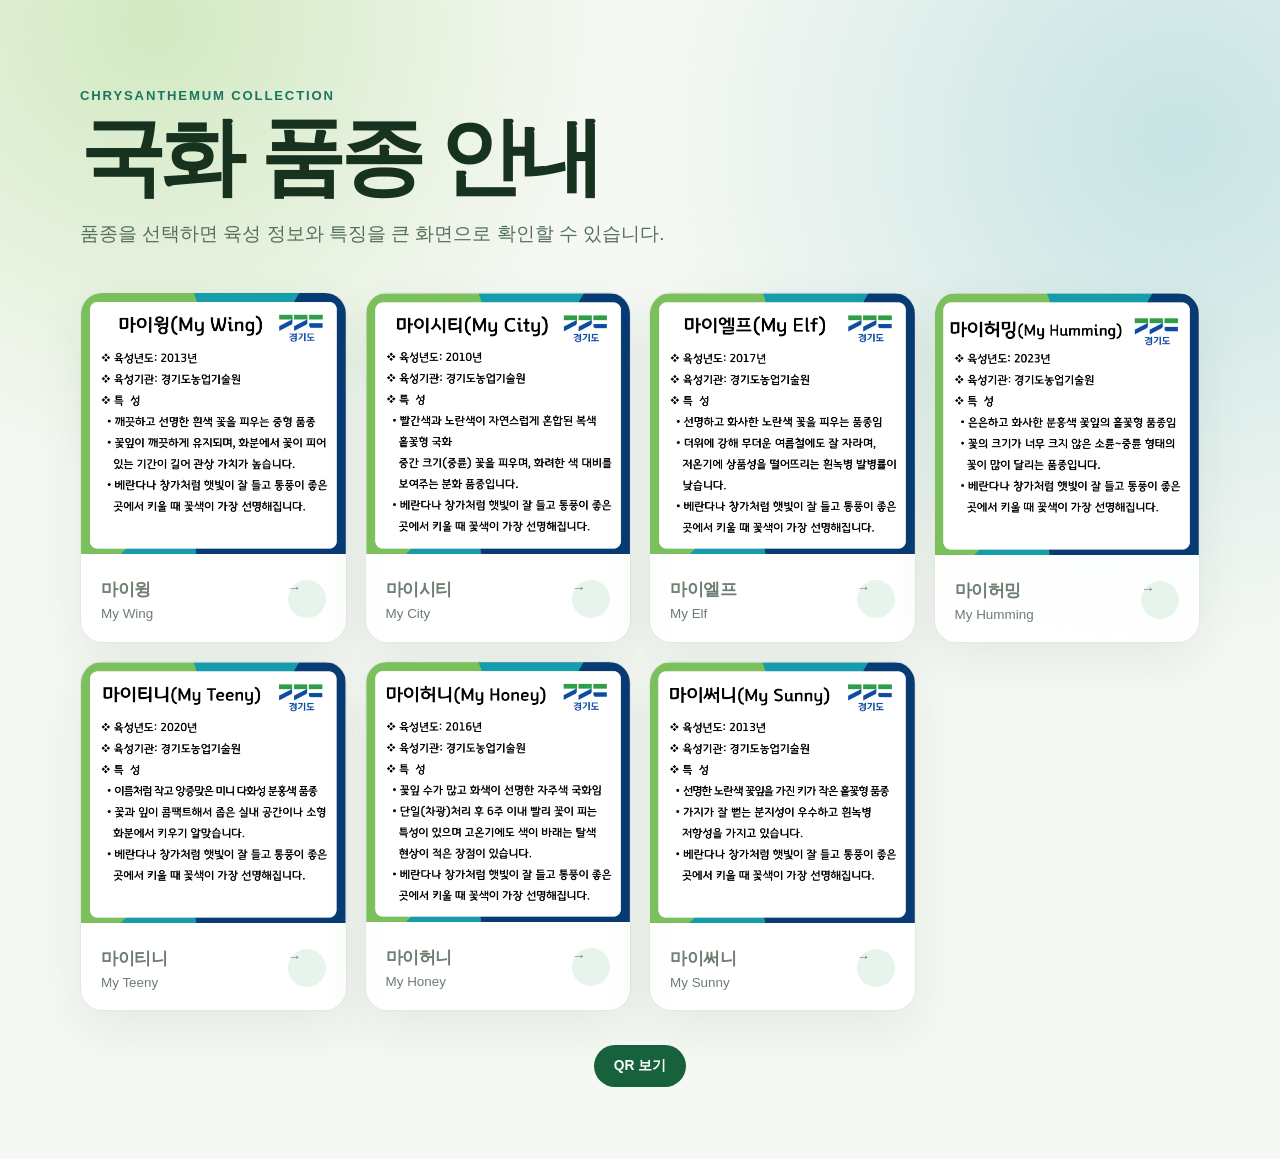
<file: index.html>
<!doctype html>
<html lang="ko">
  <head>
    <meta charset="utf-8">
    <meta name="viewport" content="width=device-width, initial-scale=1">
    <meta name="theme-color" content="#f5f8f3">
    <meta name="description" content="경기도농업기술원 국화 7품종 안내">
    <title>국화 품종 안내</title>
    <link rel="stylesheet" href="./style.css">
  </head>
  <body>
    <main class="catalog">
      <div class="catalog-inner">
        <p class="eyebrow">CHRYSANTHEMUM COLLECTION</p>
        <h1>국화 품종 안내</h1>
        <p class="intro">품종을 선택하면 육성 정보와 특징을 큰 화면으로 확인할 수 있습니다.</p>

        <section class="card-grid" aria-label="국화 7품종">
          <a class="card" href="./1/">
            <img src="./assets/variety-1.png" alt="마이윙 품종 안내 미리보기" width="1927" height="1895">
            <span class="card-copy"><span><strong>마이윙</strong><span>My Wing</span></span><span class="arrow" aria-hidden="true">→</span></span>
          </a>
          <a class="card" href="./2/">
            <img src="./assets/variety-2.png" alt="마이시티 품종 안내 미리보기" width="1925" height="1898" loading="lazy">
            <span class="card-copy"><span><strong>마이시티</strong><span>My City</span></span><span class="arrow" aria-hidden="true">→</span></span>
          </a>
          <a class="card" href="./3/">
            <img src="./assets/variety-3.png" alt="마이엘프 품종 안내 미리보기" width="1922" height="1898" loading="lazy">
            <span class="card-copy"><span><strong>마이엘프</strong><span>My Elf</span></span><span class="arrow" aria-hidden="true">→</span></span>
          </a>
          <a class="card" href="./4/">
            <img src="./assets/variety-4.png" alt="마이허밍 품종 안내 미리보기" width="1919" height="1898" loading="lazy">
            <span class="card-copy"><span><strong>마이허밍</strong><span>My Humming</span></span><span class="arrow" aria-hidden="true">→</span></span>
          </a>
          <a class="card" href="./5/">
            <img src="./assets/variety-5.png" alt="마이티니 품종 안내 미리보기" width="1925" height="1898" loading="lazy">
            <span class="card-copy"><span><strong>마이티니</strong><span>My Teeny</span></span><span class="arrow" aria-hidden="true">→</span></span>
          </a>
          <a class="card" href="./6/">
            <img src="./assets/variety-6.png" alt="마이허니 품종 안내 미리보기" width="1924" height="1896" loading="lazy">
            <span class="card-copy"><span><strong>마이허니</strong><span>My Honey</span></span><span class="arrow" aria-hidden="true">→</span></span>
          </a>
          <a class="card" href="./7/">
            <img src="./assets/variety-7.png" alt="마이써니 품종 안내 미리보기" width="1919" height="1898" loading="lazy">
            <span class="card-copy"><span><strong>마이써니</strong><span>My Sunny</span></span><span class="arrow" aria-hidden="true">→</span></span>
          </a>
        </section>

        <p class="catalog-footer"><a href="./qr-maker.html">QR 보기</a></p>
      </div>
    </main>
  </body>
</html>
</file>
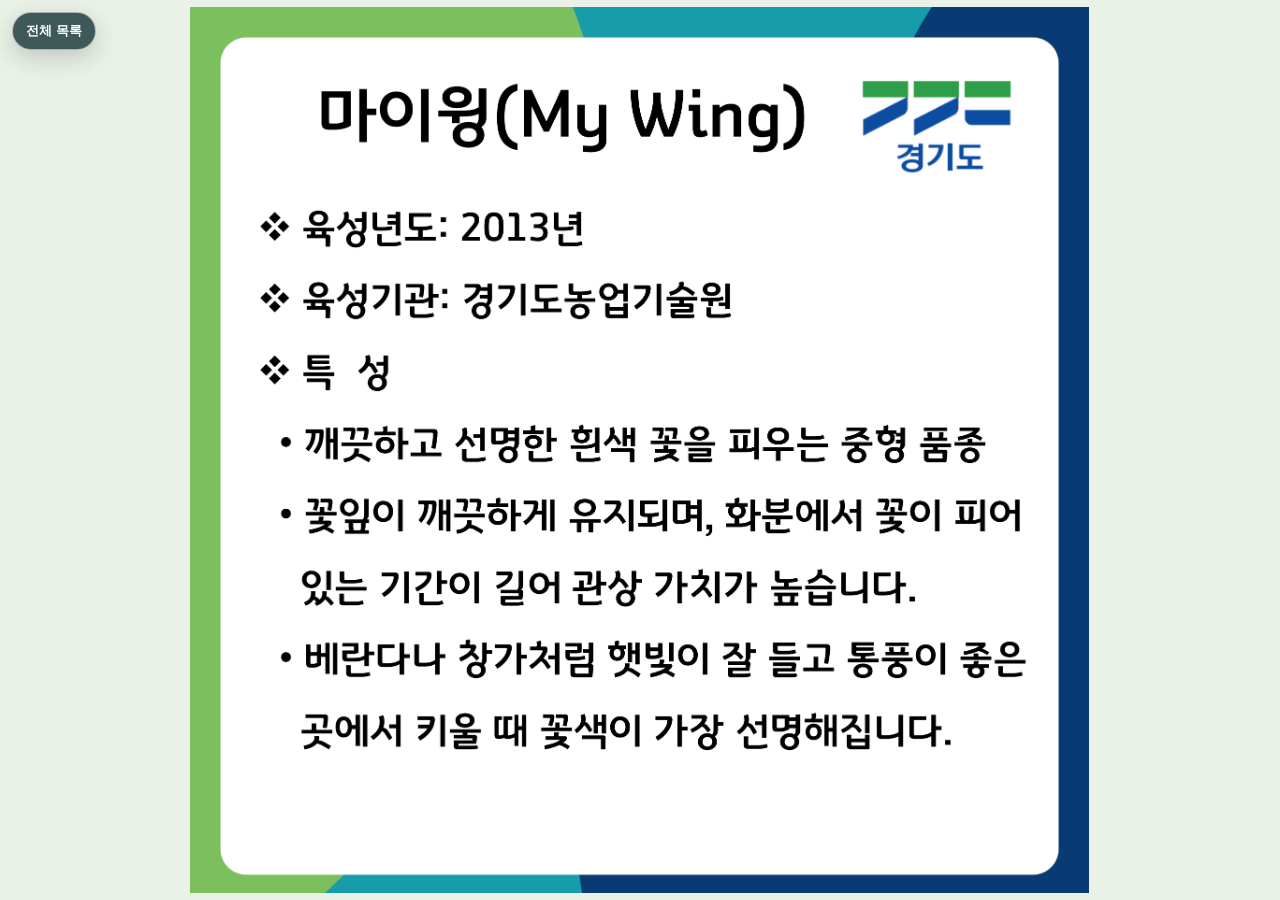
<file: 1/index.html>
<!doctype html>
<html lang="ko">
  <head>
    <meta charset="utf-8">
    <meta name="viewport" content="width=device-width, initial-scale=1, viewport-fit=cover">
    <meta name="theme-color" content="#eaf2e8">
    <title>마이윙 (My Wing) - 국화 품종 안내</title>
    <link rel="stylesheet" href="../style.css">
  </head>
  <body class="viewer">
    <a class="back-link" href="../">전체 목록</a>
    <main class="viewer-main">
      <h1 class="visually-hidden">마이윙 (My Wing)</h1>
      <img class="viewer-image" src="../assets/variety-1.png" alt="마이윙 국화의 육성 정보와 특성" width="1927" height="1895">
    </main>
  </body>
</html>
</file>
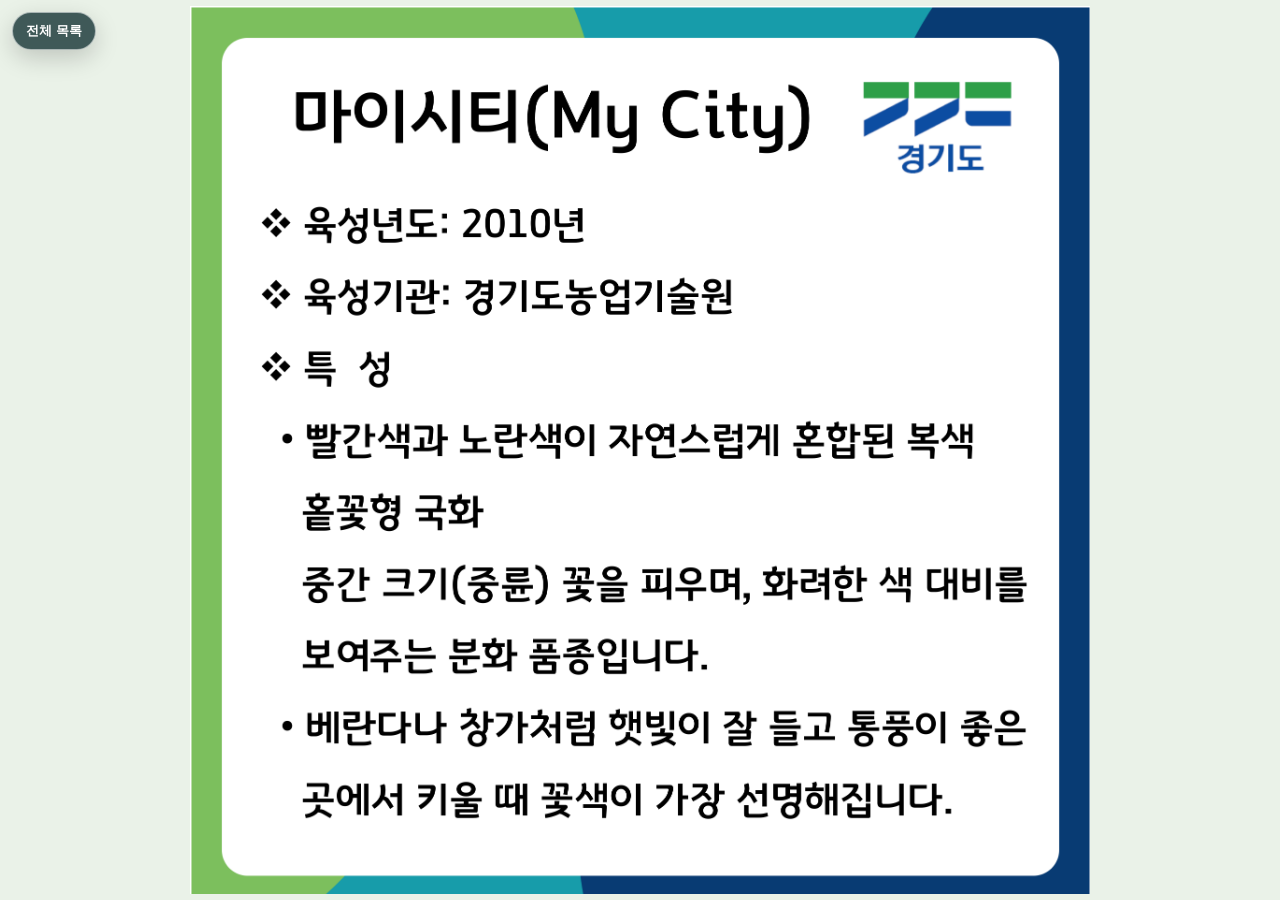
<file: 2/index.html>
<!doctype html>
<html lang="ko">
  <head>
    <meta charset="utf-8">
    <meta name="viewport" content="width=device-width, initial-scale=1, viewport-fit=cover">
    <meta name="theme-color" content="#eaf2e8">
    <title>마이시티 (My City) - 국화 품종 안내</title>
    <link rel="stylesheet" href="../style.css">
  </head>
  <body class="viewer">
    <a class="back-link" href="../">전체 목록</a>
    <main class="viewer-main">
      <h1 class="visually-hidden">마이시티 (My City)</h1>
      <img class="viewer-image" src="../assets/variety-2.png" alt="마이시티 국화의 육성 정보와 특성" width="1925" height="1898">
    </main>
  </body>
</html>
</file>
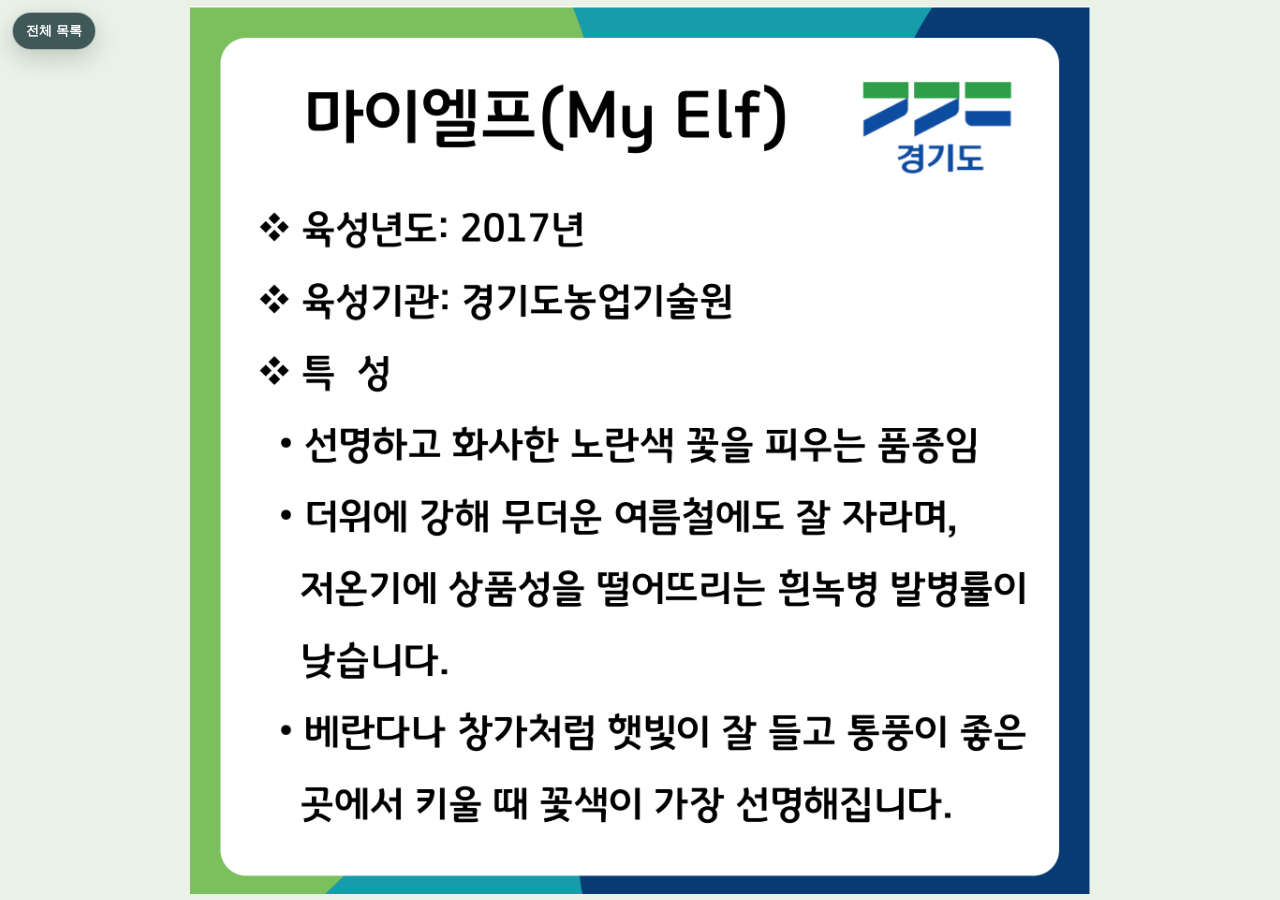
<file: 3/index.html>
<!doctype html>
<html lang="ko">
  <head>
    <meta charset="utf-8">
    <meta name="viewport" content="width=device-width, initial-scale=1, viewport-fit=cover">
    <meta name="theme-color" content="#eaf2e8">
    <title>마이엘프 (My Elf) - 국화 품종 안내</title>
    <link rel="stylesheet" href="../style.css">
  </head>
  <body class="viewer">
    <a class="back-link" href="../">전체 목록</a>
    <main class="viewer-main">
      <h1 class="visually-hidden">마이엘프 (My Elf)</h1>
      <img class="viewer-image" src="../assets/variety-3.png" alt="마이엘프 국화의 육성 정보와 특성" width="1922" height="1898">
    </main>
  </body>
</html>
</file>
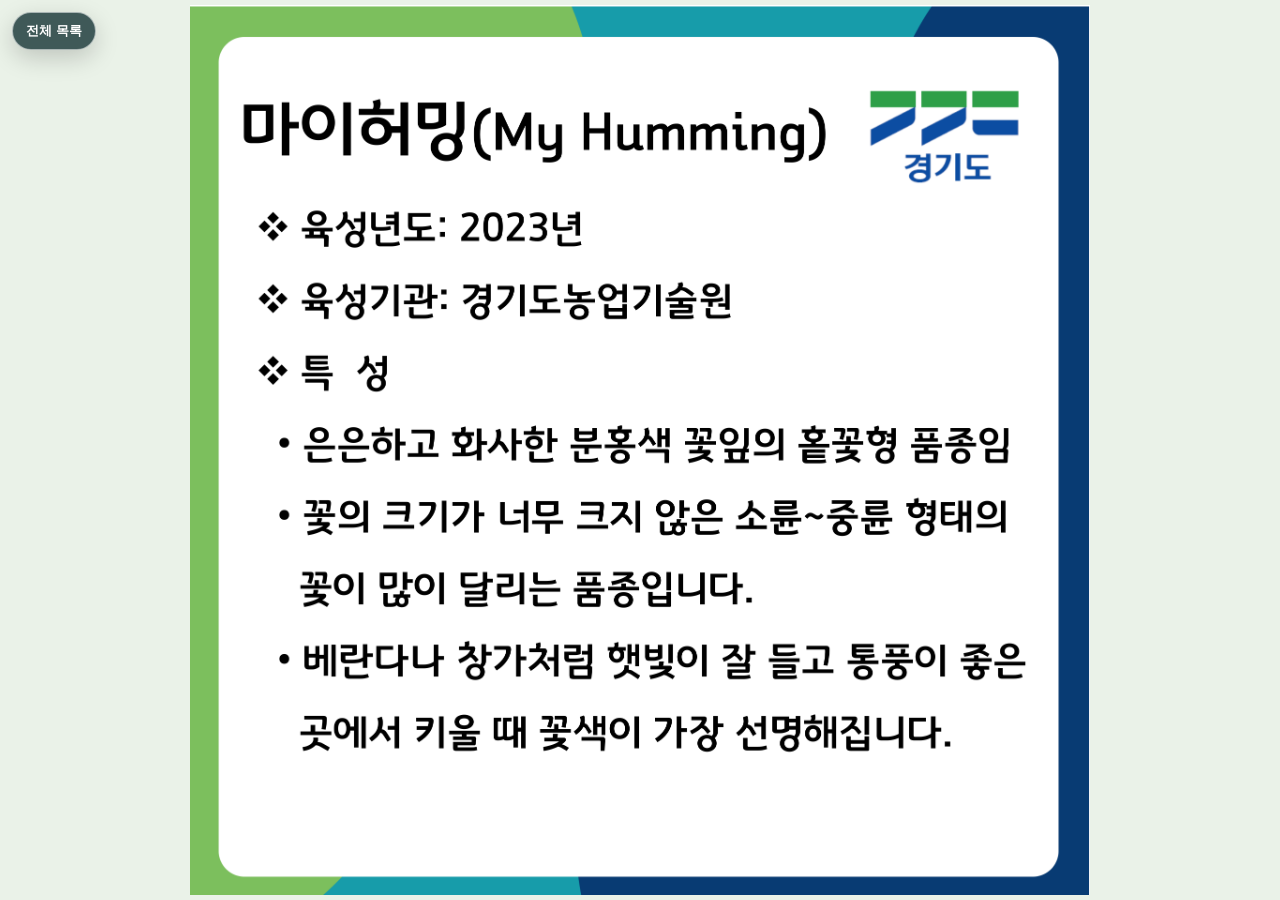
<file: 4/index.html>
<!doctype html>
<html lang="ko">
  <head>
    <meta charset="utf-8">
    <meta name="viewport" content="width=device-width, initial-scale=1, viewport-fit=cover">
    <meta name="theme-color" content="#eaf2e8">
    <title>마이허밍 (My Humming) - 국화 품종 안내</title>
    <link rel="stylesheet" href="../style.css">
  </head>
  <body class="viewer">
    <a class="back-link" href="../">전체 목록</a>
    <main class="viewer-main">
      <h1 class="visually-hidden">마이허밍 (My Humming)</h1>
      <img class="viewer-image" src="../assets/variety-4.png" alt="마이허밍 국화의 육성 정보와 특성" width="1919" height="1898">
    </main>
  </body>
</html>
</file>
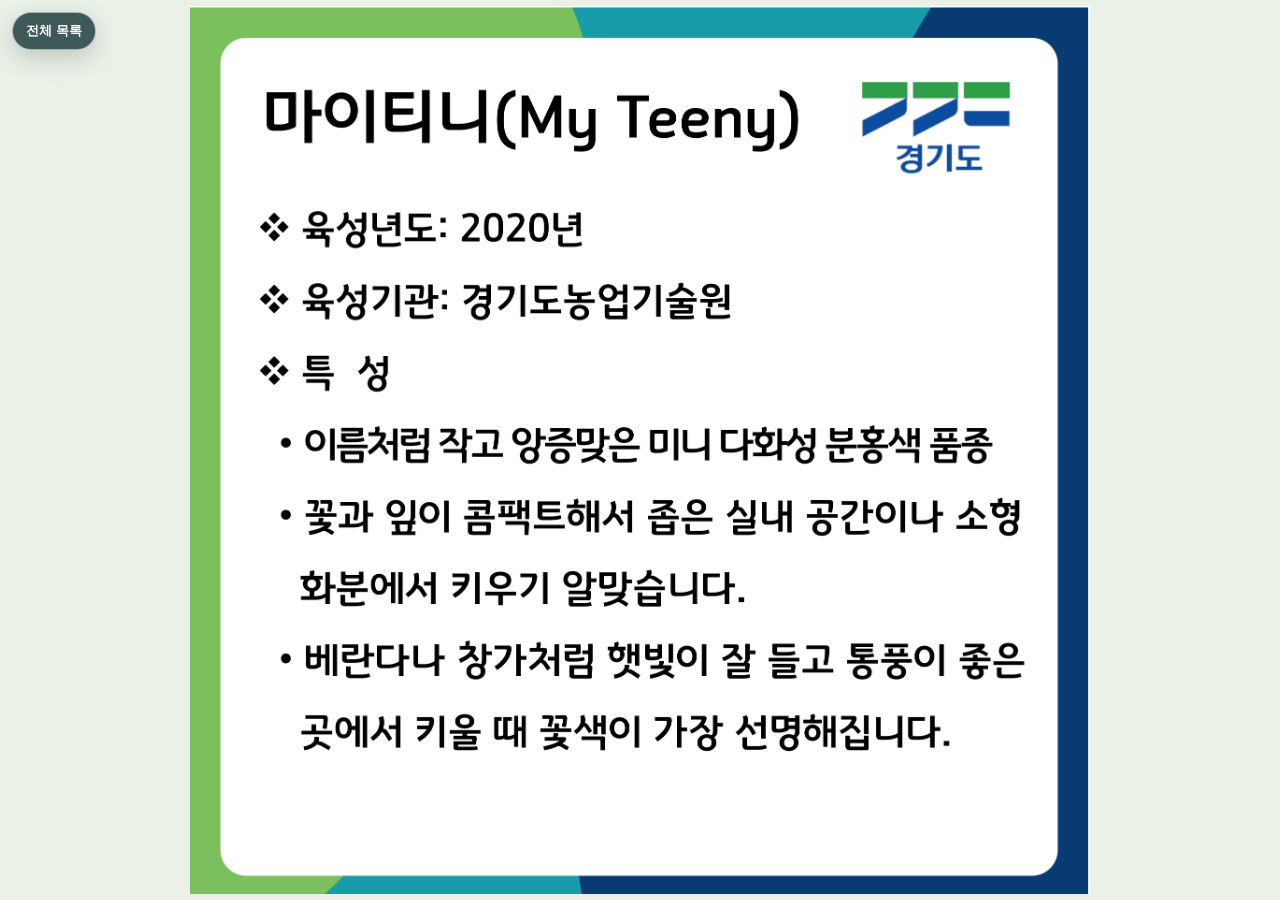
<file: 5/index.html>
<!doctype html>
<html lang="ko">
  <head>
    <meta charset="utf-8">
    <meta name="viewport" content="width=device-width, initial-scale=1, viewport-fit=cover">
    <meta name="theme-color" content="#eaf2e8">
    <title>마이티니 (My Teeny) - 국화 품종 안내</title>
    <link rel="stylesheet" href="../style.css">
  </head>
  <body class="viewer">
    <a class="back-link" href="../">전체 목록</a>
    <main class="viewer-main">
      <h1 class="visually-hidden">마이티니 (My Teeny)</h1>
      <img class="viewer-image" src="../assets/variety-5.png" alt="마이티니 국화의 육성 정보와 특성" width="1925" height="1898">
    </main>
  </body>
</html>
</file>
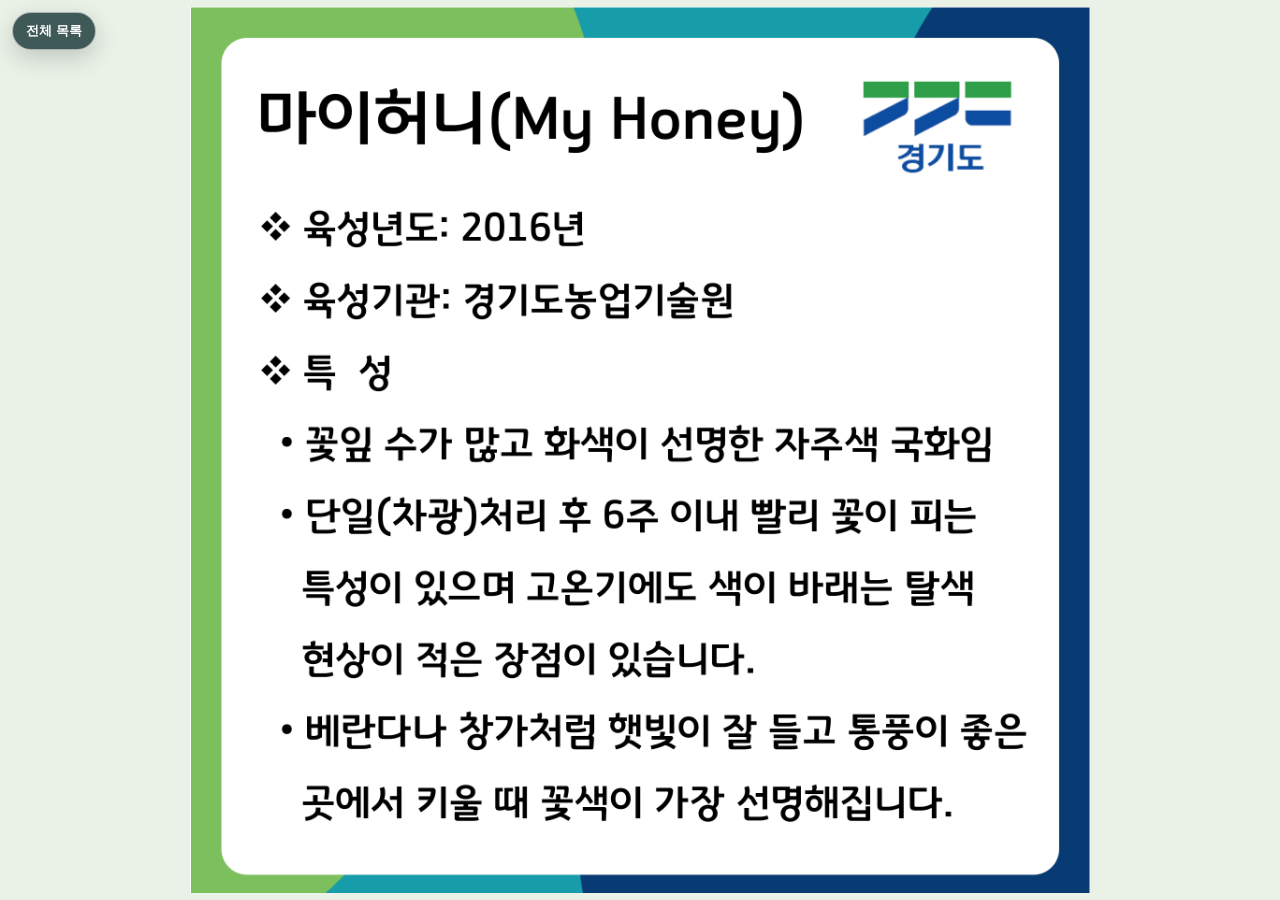
<file: 6/index.html>
<!doctype html>
<html lang="ko">
  <head>
    <meta charset="utf-8">
    <meta name="viewport" content="width=device-width, initial-scale=1, viewport-fit=cover">
    <meta name="theme-color" content="#eaf2e8">
    <title>마이허니 (My Honey) - 국화 품종 안내</title>
    <link rel="stylesheet" href="../style.css">
  </head>
  <body class="viewer">
    <a class="back-link" href="../">전체 목록</a>
    <main class="viewer-main">
      <h1 class="visually-hidden">마이허니 (My Honey)</h1>
      <img class="viewer-image" src="../assets/variety-6.png" alt="마이허니 국화의 육성 정보와 특성" width="1920" height="1920">
    </main>
  </body>
</html>
</file>
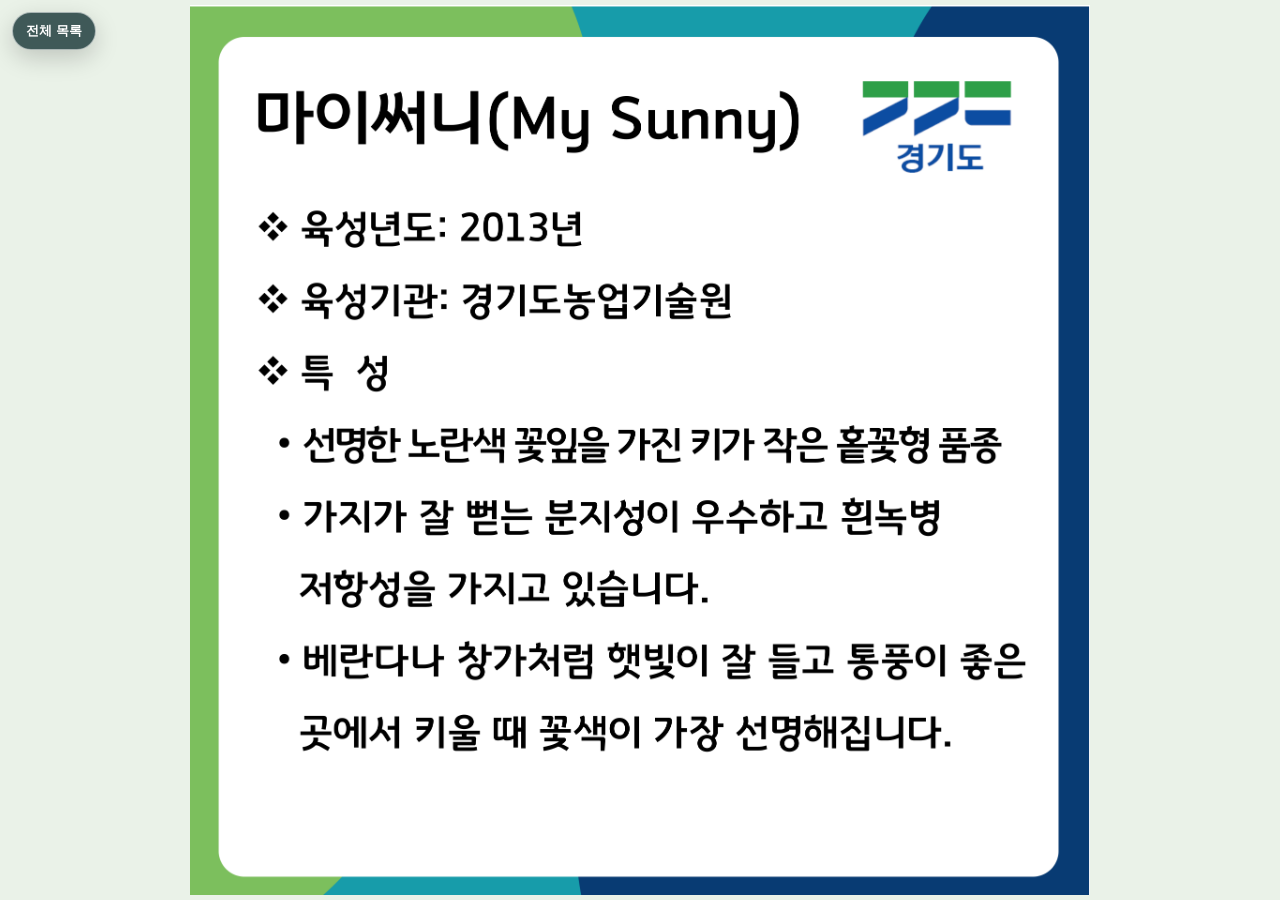
<file: 7/index.html>
<!doctype html>
<html lang="ko">
  <head>
    <meta charset="utf-8">
    <meta name="viewport" content="width=device-width, initial-scale=1, viewport-fit=cover">
    <meta name="theme-color" content="#eaf2e8">
    <title>마이써니 (My Sunny) - 국화 품종 안내</title>
    <link rel="stylesheet" href="../style.css">
  </head>
  <body class="viewer">
    <a class="back-link" href="../">전체 목록</a>
    <main class="viewer-main">
      <h1 class="visually-hidden">마이써니 (My Sunny)</h1>
      <img class="viewer-image" src="../assets/variety-7.png" alt="마이써니 국화의 육성 정보와 특성" width="1919" height="1898">
    </main>
  </body>
</html>
</file>
<file: style.css>
:root {
  color-scheme: light;
  font-family: Pretendard, -apple-system, BlinkMacSystemFont, "Apple SD Gothic Neo", "Noto Sans KR", "Segoe UI", sans-serif;
  background: #f3f7f2;
  color: #17331f;
}

* {
  box-sizing: border-box;
}

html {
  min-height: 100%;
}

body {
  min-height: 100%;
  margin: 0;
}

a {
  color: inherit;
}

.catalog {
  min-height: 100svh;
  padding: clamp(32px, 7vw, 88px) clamp(18px, 5vw, 64px) 72px;
  background:
    radial-gradient(circle at 12% 2%, rgb(143 204 100 / 35%), transparent 28rem),
    radial-gradient(circle at 92% 12%, rgb(16 145 166 / 20%), transparent 32rem),
    #f5f8f3;
}

.catalog-inner {
  width: min(1120px, 100%);
  margin: 0 auto;
}

.eyebrow {
  margin: 0 0 12px;
  color: #1a775f;
  font-size: 0.82rem;
  font-weight: 800;
  letter-spacing: 0.14em;
}

h1 {
  margin: 0;
  font-size: clamp(2.2rem, 7vw, 5.3rem);
  line-height: 0.98;
  letter-spacing: -0.055em;
}

.intro {
  max-width: 630px;
  margin: 20px 0 42px;
  color: #55705c;
  font-size: clamp(1rem, 2.2vw, 1.18rem);
  line-height: 1.7;
}

.card-grid {
  display: grid;
  grid-template-columns: repeat(auto-fit, minmax(min(100%, 260px), 1fr));
  gap: 18px;
}

.card {
  overflow: hidden;
  border: 1px solid rgb(24 66 37 / 12%);
  border-radius: 22px;
  background: rgb(255 255 255 / 88%);
  box-shadow: 0 18px 50px rgb(30 72 39 / 8%);
  text-decoration: none;
  transition: transform 180ms ease, box-shadow 180ms ease;
}

.card:hover,
.card:focus-visible {
  transform: translateY(-4px);
  box-shadow: 0 24px 60px rgb(30 72 39 / 14%);
}

.card:focus-visible {
  outline: 3px solid #1595a5;
  outline-offset: 3px;
}

.card img {
  display: block;
  width: 100%;
  height: auto;
  background: #fff;
}

.card-copy {
  display: flex;
  align-items: center;
  justify-content: space-between;
  gap: 14px;
  padding: 18px 20px 20px;
}

.card-copy strong {
  display: block;
  font-size: 1.08rem;
  letter-spacing: -0.02em;
}

.card-copy span {
  display: block;
  margin-top: 5px;
  color: #6d7d70;
  font-size: 0.84rem;
}

.arrow {
  flex: 0 0 auto;
  width: 38px;
  height: 38px;
  display: grid;
  place-items: center;
  border-radius: 50%;
  background: #e6f4eb;
  color: #17623d;
  font-size: 1.2rem;
}

.catalog-footer {
  margin: 34px 0 0;
  color: #718075;
  font-size: 0.86rem;
  text-align: center;
}

.catalog-footer a {
  display: inline-block;
  padding: 12px 20px;
  border-radius: 999px;
  background: #17623d;
  color: #fff;
  font-weight: 800;
  text-decoration: none;
}

.viewer {
  overflow: hidden;
  background: #eaf2e8;
}

.viewer-main {
  min-height: 100svh;
  display: grid;
  place-items: center;
}

.viewer-image {
  display: block;
  width: min(100vw, 100svh);
  height: auto;
  max-height: 100svh;
  object-fit: contain;
  background: #fff;
}

.back-link {
  position: fixed;
  z-index: 2;
  top: max(12px, env(safe-area-inset-top));
  left: max(12px, env(safe-area-inset-left));
  padding: 9px 13px;
  border: 1px solid rgb(255 255 255 / 55%);
  border-radius: 999px;
  background: rgb(10 42 43 / 76%);
  box-shadow: 0 8px 24px rgb(0 0 0 / 18%);
  color: #fff;
  font-size: 0.82rem;
  font-weight: 750;
  text-decoration: none;
  backdrop-filter: blur(10px);
}

.back-link:focus-visible {
  outline: 3px solid #fff;
  outline-offset: 3px;
}

.visually-hidden {
  position: absolute;
  width: 1px;
  height: 1px;
  padding: 0;
  margin: -1px;
  overflow: hidden;
  clip: rect(0, 0, 0, 0);
  white-space: nowrap;
  border: 0;
}

@media (max-width: 520px) {
  .catalog {
    padding-top: 34px;
  }

  .intro {
    margin-bottom: 28px;
  }

  .card-grid {
    grid-template-columns: 1fr 1fr;
    gap: 10px;
  }

  .card {
    border-radius: 16px;
  }

  .card-copy {
    align-items: flex-end;
    padding: 13px 14px 15px;
  }

  .card-copy strong {
    font-size: 0.95rem;
  }

  .card-copy span {
    font-size: 0.74rem;
  }

  .arrow {
    width: 30px;
    height: 30px;
    font-size: 1rem;
  }
}

@media (prefers-reduced-motion: reduce) {
  .card {
    transition: none;
  }
}
</file>
